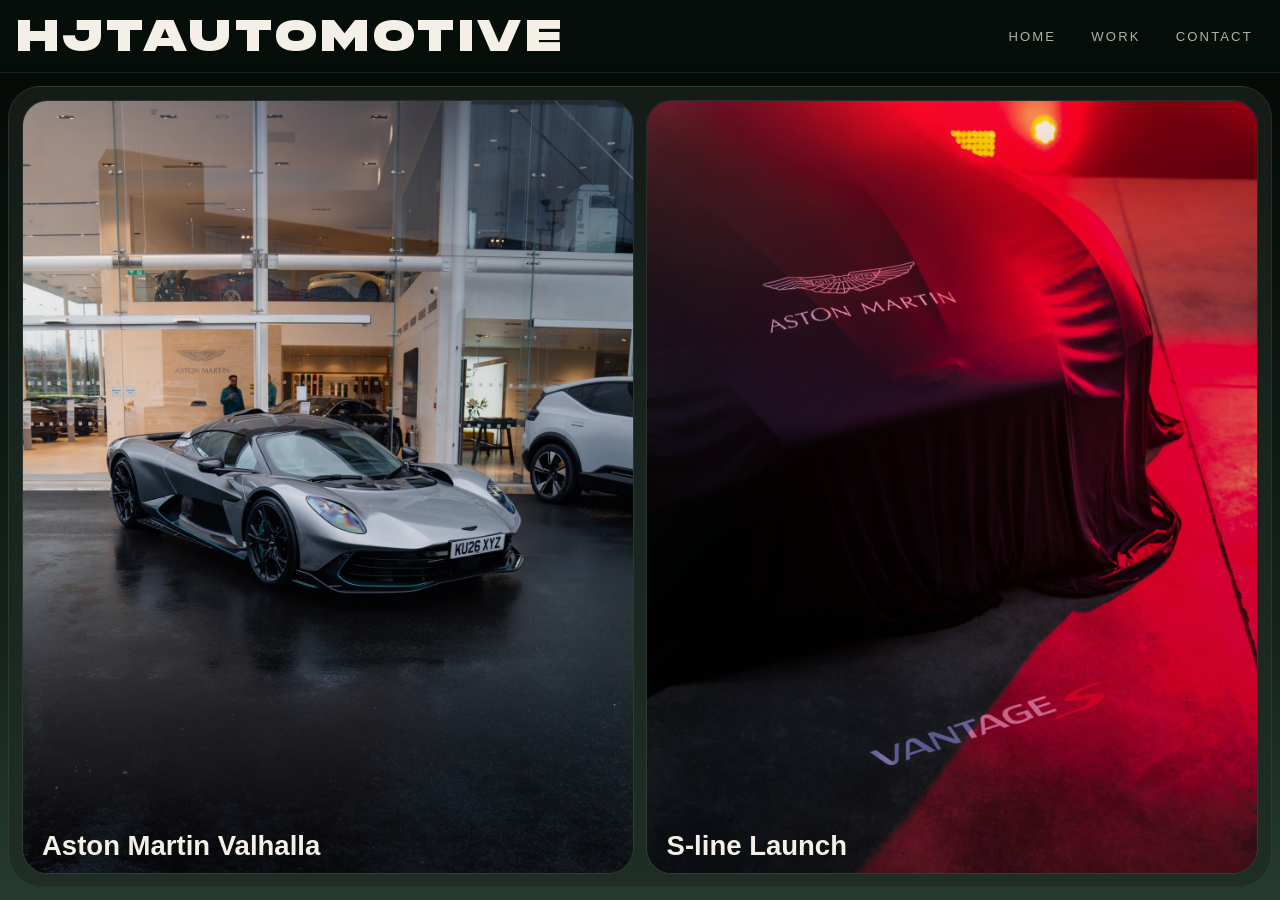
<file: aston-martin.html>
<!DOCTYPE html>
<html lang="en">
<head>
  <meta charset="UTF-8">
  <meta name="viewport" content="width=device-width, initial-scale=1.0">
  <meta name="google" content="notranslate">
  <title>HJTAUTOMOTIVE Aston Martin Newcastle</title>
  <link rel="stylesheet" href="./styles/main.css?v=20260423">
</head>
<body class="category-page aston-martin-page">
  <header class="site-header">
    <nav class="nav" aria-label="Primary navigation">
      <a class="brand notranslate" href="./index.html#home" translate="no">HJTAUTOMOTIVE</a>
      <button class="menu-toggle" type="button" aria-expanded="false" aria-controls="site-menu" aria-label="Open menu">
        <span></span>
        <span></span>
      </button>
      <div class="menu" id="site-menu">
        <a href="./index.html#home">Home</a>
        <a href="./work.html">Work</a>
        <a href="./index.html#contact">Contact</a>
      </div>
    </nav>
  </header>
  <main class="page-main">
    <section class="category-shell">
      <section class="project-showcase aston-martin-showcase" aria-label="Aston Martin Newcastle projects">
        <div class="project-grid">
          <a class="project-card aston-martin-card" href="./aston-martin-valhalla.html" aria-label="Open Aston Martin Valhalla gallery">
            <img src="./assets/optimized/Valhalla/Valhalla%20Photos/DSC06926.jpg" alt="Aston Martin Valhalla project image" loading="eager" decoding="async" fetchpriority="high">
            <div class="project-card-copy">
              <h2 class="project-card-title">Aston Martin Valhalla</h2>
            </div>
          </a>
          <a class="project-card aston-martin-card" href="./s-line-launch.html" aria-label="Open S-line Launch gallery">
            <img src="./assets/optimized/sline/DSC08948.jpg" alt="S-line Launch project image" loading="eager" decoding="async" fetchpriority="high">
            <div class="project-card-copy">
              <h2 class="project-card-title">S-line Launch</h2>
            </div>
          </a>
        </div>
      </section>
    </section>
  </main>
  <script src="./scripts/main.js?v=20260423"></script>
</body>
</html>
</file>
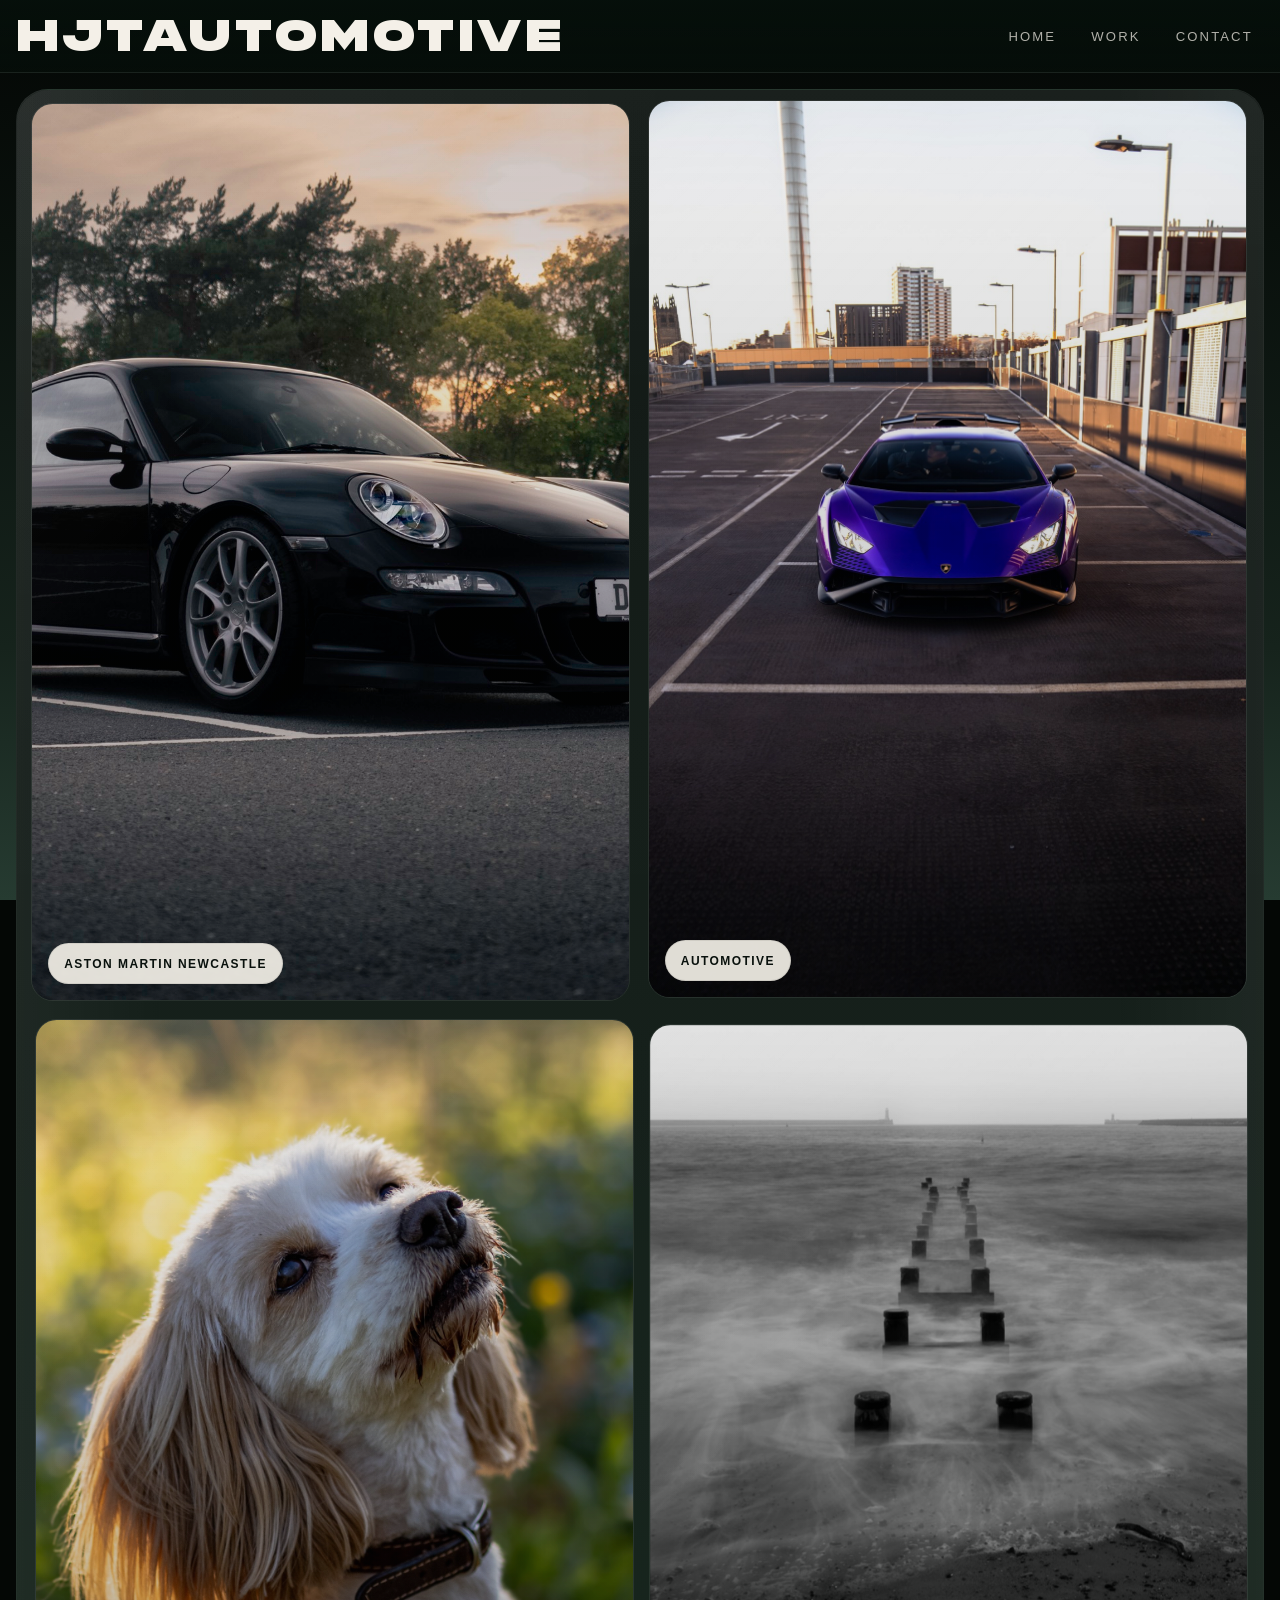
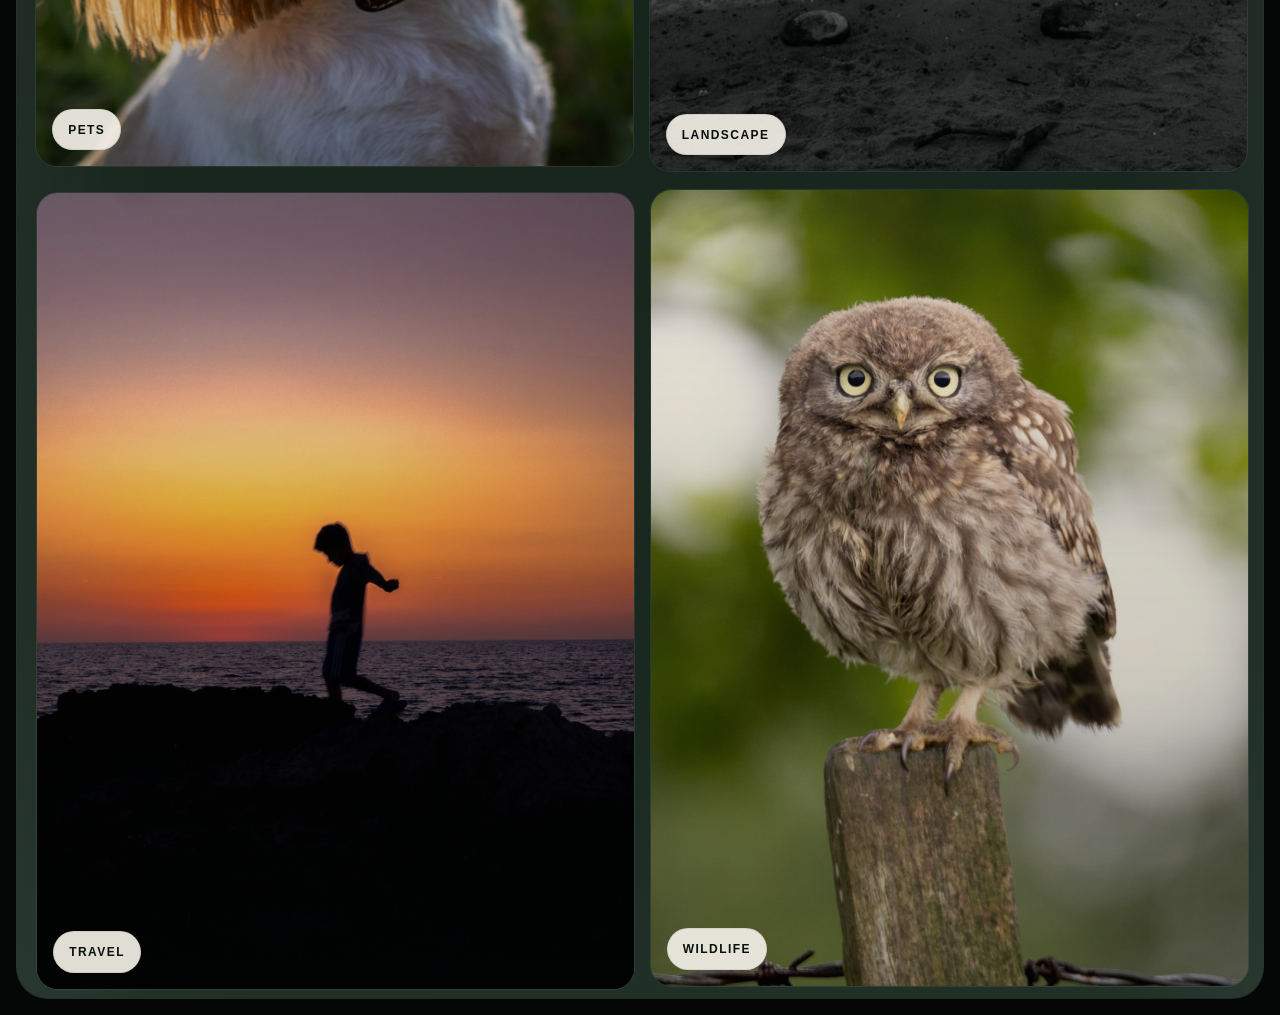
<file: work.html>
<!DOCTYPE html>
<html lang="en">
<head>
  <meta charset="UTF-8">
  <meta name="viewport" content="width=device-width, initial-scale=1.0">
  <meta name="google" content="notranslate">
  <title>HJTAUTOMOTIVE Work</title>
  <link rel="stylesheet" href="./styles/main.css?v=20260423">
</head>
<body class="work-page">
  <header class="site-header">
    <nav class="nav" aria-label="Primary navigation">
      <a class="brand notranslate" href="./index.html#home" translate="no">HJTAUTOMOTIVE</a>
      <button class="menu-toggle" type="button" aria-expanded="false" aria-controls="site-menu" aria-label="Open menu">
        <span></span>
        <span></span>
      </button>
      <div class="menu" id="site-menu">
        <a href="./index.html#home">Home</a>
        <a href="./work.html">Work</a>
        <a href="./index.html#contact">Contact</a>
      </div>
    </nav>
  </header>

  <main class="page-main">
    <section class="showcase-section" aria-label="Showcase">
      <div class="showcase-stage automotive-showcase" data-showcase-stage>
        <article
          class="showcase-tile showcase-tile-wide"
          data-tile-key="others"
          tabindex="0"
          role="link"
          data-href="./aston-martin.html"
          data-title="Aston Martin Newcastle"
          data-category="Category One"
          data-note="Commissioned automotive imagery and dealership-led visual work presented under Aston Martin Newcastle."
          data-popup-side="right"
        >
          <img src="./assets/optimized/Automotive/Porsche%20997.jpg" alt="Aston Martin Newcastle showcase" decoding="async" fetchpriority="high">
          <span class="showcase-tile-label">Aston Martin Newcastle</span>
        </article>

        <article
          class="showcase-tile showcase-tile-tall"
          data-tile-key="automotive"
          tabindex="0"
          role="link"
          data-href="./automotive.html"
          data-title="Automotive"
          data-category="Category Two"
          data-note="Cars, transport, and automotive-focused image work pulled from the Automotive collection."
          data-popup-side="right"
        >
          <img src="./assets/optimized/Automotive/DSC08637.jpg" alt="Automotive showcase" decoding="async" fetchpriority="high">
          <span class="showcase-tile-label">Automotive</span>
        </article>

        <article
          class="showcase-tile showcase-tile-center"
          data-tile-key="pets"
          tabindex="0"
          role="link"
          data-href="./pets.html"
          data-title="Pets"
          data-category="Category Three"
          data-note="Pet and dog photography drawn directly from the Dogs folder in your photo library."
          data-popup-side="left"
        >
          <img src="./assets/optimized/Dogs/Poppy%20At%20Sunset.jpg" alt="Dogs showcase" decoding="async" fetchpriority="high">
          <span class="showcase-tile-label">Pets</span>
        </article>

        <article
          class="showcase-tile showcase-tile-square"
          data-tile-key="landscape"
          tabindex="0"
          role="link"
          data-href="./landscape.html"
          data-title="Landscape"
          data-category="Category Four"
          data-note="Wider environmental scenes and atmospheric work selected from the Landscape folder."
          data-popup-side="left"
        >
          <img src="./assets/optimized/Landscape/South%20Shields%20Beach%20With%20Wooden%20Posts%20%202.jpg" alt="Landscape showcase" decoding="async" fetchpriority="high">
          <span class="showcase-tile-label">Landscape</span>
        </article>

        <article
          class="showcase-tile showcase-tile-low"
          data-tile-key="travel"
          tabindex="0"
          role="link"
          data-href="./travel.html"
          data-title="Travel"
          data-category="Category Five"
          data-note="Travel scenes and location-led imagery selected from the Travel folder."
          data-popup-side="left"
        >
          <img src="./assets/optimized/Travel/PA266356.jpg" alt="Travel showcase" decoding="async" fetchpriority="high">
          <span class="showcase-tile-label">Travel</span>
        </article>

        <article
          class="showcase-tile showcase-tile-left-low"
          data-tile-key="wildlife"
          tabindex="0"
          role="link"
          data-href="./wildlife.html"
          data-title="Wildlife"
          data-category="Category Six"
          data-note="Nature and wildlife imagery drawn from the Wildlife folder in your image library."
          data-popup-side="right"
        >
          <img src="./assets/optimized/Wildlife/P7141241-Enhanced-NR.jpg" alt="Wildlife showcase" decoding="async" fetchpriority="high">
          <span class="showcase-tile-label">Wildlife</span>
        </article>

        <div class="showcase-popup" data-showcase-popup aria-hidden="true">
          <p class="showcase-popup-kicker" data-popup-category></p>
          <h2 data-popup-title></h2>
          <p class="showcase-popup-note" data-popup-note></p>
        </div>
      </div>
    </section>
  </main>

  <script src="./scripts/main.js?v=20260423"></script>
</body>
</html>
</file>
<file: styles/main.css>
@font-face {
  font-family: "Phonk";
  src: url("../fonts/Phonk Regular DEMO.otf") format("opentype");
  font-display: swap;
}

:root {
  --bg: #06100b;
  --fade: #263b31;
  --surface: rgba(255, 255, 255, 0.04);
  --surface-strong: rgba(255, 255, 255, 0.06);
  --line: rgba(255, 255, 255, 0.14);
  --text: #f4f0e8;
  --muted: rgba(244, 240, 232, 0.72);
  --header-height: 0px;
  --hero-progress: 0;
  --hero-image-opacity: calc(1 - (var(--hero-progress) * 0.85));
  --hero-overlay-opacity: calc(0.28 + (var(--hero-progress) * 0.68));
  --hero-content-shift: calc(var(--hero-progress) * 48px);
  --testimonial-progress: 0;
}

* {
  box-sizing: border-box;
}

html {
  scroll-behavior: smooth;
  background: #040705;
  overscroll-behavior-y: none;
}

body {
  margin: 0;
  min-height: 100vh;
  font-family: "Helvetica Neue", Helvetica, Arial, sans-serif;
  color: var(--text);
  background: #040705;
  overflow-x: hidden;
  overscroll-behavior-y: none;
}

.work-page {
  --work-gutter: 1rem;
  min-height: 100svh;
}

main {
  position: relative;
  isolation: isolate;
}

main::before {
  content: "";
  position: fixed;
  inset: 0;
  z-index: -2;
  background:
    linear-gradient(180deg, #040705 0%, #09100c 26%, #0f1914 48%, #16231c 72%, var(--fade) 100%);
  pointer-events: none;
}

a {
  color: inherit;
  text-decoration: none;
}

button,
[role="button"],
input,
textarea,
select {
}

.site-header {
  position: sticky;
  top: 0;
  z-index: 30;
  background: linear-gradient(180deg, rgba(6, 16, 11, 0.94), rgba(6, 16, 11, 0.58));
  border-bottom: 1px solid rgba(255, 255, 255, 0.08);
}

.nav {
  width: min(1680px, calc(100% - 2rem));
  margin: 0 auto;
  padding: 1rem 0;
  display: flex;
  align-items: center;
  justify-content: space-between;
  gap: 2rem;
}

.brand {
  font-family: "Phonk", Impact, Haettenschweiler, "Arial Black", sans-serif;
  font-size: clamp(1.8rem, 3.5vw, 3.45rem);
  line-height: 0.9;
  letter-spacing: 0.08em;
  text-transform: uppercase;
  white-space: nowrap;
}

.menu {
  display: flex;
  align-items: center;
  justify-content: flex-end;
  flex-wrap: wrap;
  gap: 1.2rem;
}

.menu-toggle {
  display: none;
  align-items: center;
  justify-content: center;
  width: 3rem;
  height: 3rem;
  padding: 0;
  border: 1px solid rgba(255, 255, 255, 0.1);
  border-radius: 999px;
  background: rgba(255, 255, 255, 0.04);
  color: var(--text);
  transition: background 160ms ease, border-color 160ms ease, transform 160ms ease;
}

.menu-toggle span {
  position: absolute;
  width: 1rem;
  height: 1.5px;
  border-radius: 999px;
  background: currentColor;
  transition: transform 180ms ease, opacity 180ms ease;
}

.menu-toggle span:first-child {
  transform: translateY(-4px);
}

.menu-toggle span:last-child {
  transform: translateY(4px);
}

.menu-toggle:hover {
  background: rgba(255, 255, 255, 0.08);
  border-color: rgba(255, 255, 255, 0.16);
}

body.is-menu-open .menu-toggle span:first-child {
  transform: translateY(0) rotate(45deg);
}

body.is-menu-open .menu-toggle span:last-child {
  transform: translateY(0) rotate(-45deg);
}

.menu a {
  display: inline-flex;
  align-items: center;
  justify-content: center;
  min-height: 2.35rem;
  padding: 0.45rem 0.8rem;
  border-radius: 999px;
  font-size: 0.82rem;
  letter-spacing: 0.2em;
  text-transform: uppercase;
  color: var(--muted);
  transition:
    color 160ms ease,
    background 160ms ease,
    transform 160ms ease,
    box-shadow 160ms ease;
}

.menu a:hover {
  color: var(--text);
  background: rgba(255, 255, 255, 0.08);
  transform: translateY(-1px);
  box-shadow: inset 0 0 0 1px rgba(255, 255, 255, 0.08);
}

.hero {
  position: relative;
  min-height: calc(190vh - var(--header-height));
  background: #040705;
}

.hero-stage {
  position: sticky;
  top: var(--header-height);
  min-height: calc(100vh - var(--header-height));
  display: grid;
  place-items: center;
  padding: 2rem 1rem;
  overflow: clip;
  background: #040705;
}

.hero-media,
.hero-media::before,
.hero-media::after {
  position: absolute;
  inset: 0;
}

.hero-media {
  z-index: 0;
  background: linear-gradient(180deg, #08110d 0%, #101a14 46%, #16231c 100%);
}

.hero-media img {
  width: 100%;
  height: 100%;
  object-fit: cover;
  object-position: center center;
  opacity: var(--hero-image-opacity);
  filter: saturate(0.9) brightness(0.84);
  transition: opacity 120ms linear;
}

.hero-media::before {
  content: "";
  background:
    linear-gradient(180deg, rgba(4, 7, 5, 0.2) 0%, rgba(4, 7, 5, 0.1) 24%, rgba(10, 18, 14, 0.38) 58%, rgba(18, 29, 22, 0.94) 100%),
    linear-gradient(90deg, rgba(4, 7, 5, 0.74) 0%, rgba(4, 7, 5, 0.18) 46%, rgba(18, 29, 22, 0.36) 100%);
  opacity: var(--hero-overlay-opacity);
  z-index: 1;
  transition: opacity 120ms linear;
}

.hero-media::after {
  content: "";
  background:
    radial-gradient(circle at center, rgba(255, 255, 255, 0.05), transparent 42%),
    linear-gradient(180deg, rgba(22, 35, 28, 0) 55%, rgba(22, 35, 28, 0.98) 100%);
  opacity: calc(var(--hero-progress) * 0.9);
  z-index: 2;
  transition: opacity 120ms linear;
}

.hero-content {
  position: relative;
  z-index: 3;
  width: min(840px, 100%);
  min-height: calc(100vh - var(--header-height) - 6rem);
  margin: 0 auto;
  transition: opacity 120ms linear;
}

.hero-title-wrap {
  position: absolute;
  top: calc(50% + (var(--hero-content-shift) * 0.45));
  left: 50%;
  width: min(920px, calc(100% - 2rem));
  transform: translate(-50%, -50%);
  display: flex;
  justify-content: center;
  text-align: center;
  pointer-events: none;
}

.hero-meta {
  position: absolute;
  top: calc(50% + clamp(5.25rem, 10vw, 7.5rem) + var(--hero-content-shift));
  left: 50%;
  width: min(640px, calc(100% - 2rem));
  transform: translateX(-50%);
  display: flex;
  flex-direction: column;
  align-items: center;
  text-align: center;
  gap: 1.25rem;
}

.eyebrow,
.section-label,
.work-kicker {
  margin: 0;
  font-size: 0.82rem;
  letter-spacing: 0.24em;
  text-transform: uppercase;
  color: rgba(244, 240, 232, 0.76);
}

.hero h1 {
  margin: 0;
  font-family: "Phonk", Impact, Haettenschweiler, "Arial Black", sans-serif;
  font-size: clamp(3.4rem, 8vw, 6.8rem);
  line-height: 0.92;
  letter-spacing: 0.06em;
  text-transform: uppercase;
  font-weight: 400;
}

.hero-description,
.section-intro,
.work-card p,
.contact-panel p,
.testimonial-pill span {
  color: var(--muted);
  line-height: 1.8;
}

.hero-description {
  max-width: 34rem;
  margin: 0;
  font-size: clamp(1rem, 1.6vw, 1.15rem);
}

.hero-actions,
.contact-actions {
  display: flex;
  flex-wrap: wrap;
  justify-content: center;
  gap: 1rem;
  margin-top: 0.5rem;
}

.button,
.ghost-button {
  display: inline-flex;
  align-items: center;
  justify-content: center;
  min-width: 11rem;
  padding: 0.92rem 1.4rem;
  border-radius: 999px;
  border: 1px solid var(--line);
  font-size: 0.82rem;
  font-weight: 700;
  letter-spacing: 0.18em;
  text-transform: uppercase;
  transition:
    background 160ms ease,
    border-color 160ms ease,
    color 160ms ease,
    transform 160ms ease,
    box-shadow 160ms ease;
}

.button {
  background: rgba(244, 240, 232, 0.92);
  color: #09110d;
  border-color: rgba(244, 240, 232, 0.92);
}

.ghost-button {
  background: rgba(255, 255, 255, 0.03);
  color: var(--text);
}

.button:hover {
  transform: translateY(-2px);
  background: #ffffff;
  border-color: #ffffff;
  color: #09110d;
  box-shadow: 0 10px 28px rgba(255, 255, 255, 0.14);
}

.ghost-button:hover {
  transform: translateY(-2px);
  background: rgba(244, 240, 232, 0.94);
  border-color: rgba(244, 240, 232, 0.94);
  color: #09110d;
  box-shadow: 0 10px 28px rgba(255, 255, 255, 0.1);
}

.scroll-cue {
  position: absolute;
  left: 50%;
  bottom: 1.5rem;
  z-index: 3;
  transform: translateX(-50%);
  font-size: 0.72rem;
  letter-spacing: 0.28em;
  text-transform: uppercase;
  color: rgba(244, 240, 232, 0.5);
  opacity: calc(1 - (var(--hero-progress) * 1.4));
}

.testimonials,
.work,
.memorial,
.contact,
.page-main {
  position: relative;
  z-index: 2;
  width: min(1560px, calc(100% - 2rem));
  margin: 0 auto;
}

.testimonials,
.contact,
.project-showcase,
.category-shell {
  content-visibility: auto;
  contain-intrinsic-size: 900px;
}

.testimonials {
  padding: 4rem 0 3rem;
  opacity: calc(0.35 + (var(--testimonial-progress) * 0.65));
  transform: translateY(calc(36px - (var(--testimonial-progress) * 36px)));
  transition: opacity 180ms linear, transform 180ms linear;
}

.memorial {
  padding: 1.25rem 0 2rem;
}

.memorial-layout {
  display: grid;
  grid-template-columns: minmax(0, 760px) minmax(0, 1fr);
  gap: 0;
  align-items: stretch;
}

.memorial-panel {
  border-radius: 1.6rem 0 0 1.6rem;
  overflow: hidden;
}

.memorial-panel img {
  width: 100%;
  height: 100%;
  display: block;
  object-fit: cover;
}

.memorial-copy {
  display: flex;
  align-items: center;
  justify-content: center;
  text-align: center;
  padding: 1.5rem 2.25rem;
  border-radius: 0 1.6rem 1.6rem 0;
  border: 1px solid rgba(255, 255, 255, 0.08);
  background: rgba(255, 255, 255, 0.02);
}

.memorial-copy h2 {
  margin: 0;
  font-size: clamp(2.4rem, 5vw, 4.8rem);
  line-height: 0.92;
  font-weight: 800;
}

.contact {
  padding: 2rem 0 6rem;
}

.page-main {
  padding: 0.5rem 0 0.75rem;
}

.work-page .page-main {
  width: 100%;
  padding: var(--work-gutter) 0;
}

.work-page .showcase-section {
  left: auto;
  width: calc(100% - (var(--work-gutter) * 2));
  margin: 0 auto;
  transform: none;
}

.showcase-section {
  position: relative;
  left: 50%;
  width: min(1880px, calc(100vw - 0.2rem));
  margin: 0;
  transform: translateX(-50%);
}

.section-heading {
  display: flex;
  flex-direction: column;
  gap: 0.6rem;
  align-items: center;
  text-align: center;
  margin-bottom: 2rem;
}

.section-heading-left {
  align-items: flex-start;
  text-align: left;
}

.section-heading h2 {
  margin: 0;
  font-size: clamp(2rem, 4vw, 3rem);
  line-height: 1;
  font-weight: 600;
}

.section-intro {
  max-width: 38rem;
  margin: 0;
  font-size: 1rem;
}

.marquee-row {
  position: relative;
  overflow-x: auto;
  overflow-y: hidden;
  mask-image: linear-gradient(90deg, transparent, black 8%, black 92%, transparent);
  margin-top: 2rem;
  cursor: grab;
  touch-action: none;
  scrollbar-width: none;
  -ms-overflow-style: none;
  -webkit-user-select: none;
  user-select: none;
}

.marquee-row.is-dragging {
  cursor: grabbing;
}

.marquee-row::-webkit-scrollbar {
  display: none;
  width: 0;
  height: 0;
}

.marquee-track {
  display: flex;
  align-items: center;
  gap: 1rem;
  width: max-content;
  animation: none;
}

.testimonial-pill {
  flex: 0 0 auto;
  min-width: 30rem;
  max-width: 30rem;
  padding: 1.45rem 1.5rem;
  border-radius: 1.8rem;
  border: 1px solid rgba(255, 255, 255, 0.12);
  background: linear-gradient(180deg, rgba(255, 255, 255, 0.06), rgba(255, 255, 255, 0.04));
  text-align: center;
  -webkit-user-select: none;
  user-select: none;
}

.testimonial-pill span {
  display: block;
  max-width: 24rem;
  margin: 0 auto;
  font-size: 1.05rem;
}

.testimonial-pill strong {
  display: block;
  margin-top: 0.55rem;
  font-size: 0.76rem;
  letter-spacing: 0.18em;
  text-transform: uppercase;
  color: rgba(244, 240, 232, 0.9);
}


.work-grid {
  display: grid;
  grid-template-columns: repeat(3, minmax(0, 1fr));
  gap: 1rem;
}

.page-hero {
  padding: 0 0 2.5rem;
}

.page-title {
  margin: 0;
  font-family: "Phonk", Impact, Haettenschweiler, "Arial Black", sans-serif;
  font-size: clamp(3rem, 8vw, 5.8rem);
  line-height: 0.92;
  letter-spacing: 0.06em;
  text-transform: uppercase;
  font-weight: 400;
}

.automotive-showcase {
  position: relative;
  min-height: calc(100svh - var(--header-height) - (var(--work-gutter) * 2));
  height: calc(100dvh - var(--header-height) - (var(--work-gutter) * 2));
  display: grid;
  grid-template-columns: repeat(3, minmax(0, 1fr));
  grid-template-rows: repeat(2, minmax(0, 1fr));
  gap: 0.95rem;
  padding: 1rem;
  overflow: visible;
  border-radius: 2rem;
  border: 1px solid rgba(255, 255, 255, 0.06);
  background:
    radial-gradient(circle at top left, rgba(255, 255, 255, 0.04), transparent 24%),
    linear-gradient(180deg, rgba(255, 255, 255, 0.03), rgba(255, 255, 255, 0)),
    linear-gradient(180deg, #0b120e 0%, #132019 54%, #1a2a21 100%);
  box-shadow: none;
}

.automotive-showcase::before {
  content: "";
  position: absolute;
  inset: 0;
  border-radius: inherit;
  background:
    linear-gradient(90deg, rgba(255, 255, 255, 0.04), transparent 12%, transparent 88%, rgba(255, 255, 255, 0.04)),
    linear-gradient(180deg, rgba(255, 255, 255, 0.03), transparent 14%, transparent 86%, rgba(255, 255, 255, 0.03));
  pointer-events: none;
}

.showcase-tile {
  --tile-tilt: 0deg;
  --tile-shift-x: 0px;
  --tile-shift-y: 0px;
  --tile-hover-y: 0px;
  --tile-scale: 1;
  position: relative;
  display: block;
  min-height: 0;
  overflow: hidden;
  isolation: isolate;
  border: 1px solid rgba(255, 255, 255, 0.08);
  border-radius: 1.35rem;
  transform-origin: center center;
  transform: translate(var(--tile-shift-x), calc(var(--tile-shift-y) + var(--tile-hover-y))) rotate(var(--tile-tilt)) scale(var(--tile-scale));
  will-change: auto;
  transition:
    transform 220ms ease,
    opacity 220ms ease,
    filter 220ms ease;
}

.showcase-tile img {
  width: 100%;
  height: 100%;
  display: block;
  object-fit: cover;
  transform: translateZ(0);
  transition:
    transform 220ms ease,
    filter 220ms ease,
    opacity 220ms ease;
}

.showcase-tile::after {
  content: "";
  position: absolute;
  inset: 0;
  background:
    linear-gradient(180deg, rgba(6, 9, 8, 0.06), rgba(6, 9, 8, 0.28)),
    linear-gradient(135deg, rgba(255, 255, 255, 0.08), transparent 38%);
  pointer-events: none;
}

.showcase-tile-label {
  position: absolute;
  left: 1rem;
  bottom: 1rem;
  z-index: 2;
  display: inline-flex;
  align-items: center;
  min-height: 2.6rem;
  padding: 0 0.95rem;
  border-radius: 999px;
  background: rgba(244, 240, 232, 0.92);
  border: 1px solid rgba(0, 0, 0, 0.08);
  color: #09110d;
  font-size: 0.75rem;
  font-weight: 700;
  letter-spacing: 0.12em;
  text-transform: uppercase;
  white-space: nowrap;
  max-width: calc(100% - 2rem);
}

.showcase-tile-wide {
  grid-column: 1;
  grid-row: 1;
  width: 101%;
  height: 101%;
  justify-self: start;
  align-self: start;
  --tile-tilt: -1.2deg;
  --tile-shift-x: -2px;
  --tile-shift-y: -3px;
}

.showcase-tile-wide img {
  object-position: center center;
}

.showcase-tile-tall {
  grid-column: 2;
  grid-row: 1;
  width: 100%;
  height: 100%;
  justify-self: center;
  align-self: start;
  --tile-tilt: 1deg;
  --tile-shift-x: 0px;
  --tile-shift-y: -6px;
}

.showcase-tile-tall img {
  object-position: center center;
}

.showcase-tile-center {
  grid-column: 3;
  grid-row: 1;
  width: 101%;
  height: 101%;
  justify-self: end;
  align-self: center;
  --tile-tilt: 1.35deg;
  --tile-shift-x: 2px;
  --tile-shift-y: -1px;
  z-index: auto;
}

.showcase-tile-center img {
  object-position: center center;
}

.showcase-tile-square {
  grid-column: 1;
  grid-row: 2;
  width: 100%;
  height: 100%;
  justify-self: start;
  align-self: end;
  --tile-tilt: 1.15deg;
  --tile-shift-x: 1px;
  --tile-shift-y: 4px;
}

.showcase-tile-square img {
  object-position: center center;
}

.showcase-tile-low {
  grid-column: 2;
  grid-row: 2;
  width: 102%;
  height: 101%;
  justify-self: center;
  align-self: end;
  --tile-tilt: -1.1deg;
  --tile-shift-x: 3px;
  --tile-shift-y: 8px;
}

.showcase-tile-low img {
  object-position: center center;
}

.showcase-tile-left-low {
  grid-column: 3;
  grid-row: 2;
  width: 100%;
  height: 100%;
  justify-self: end;
  align-self: end;
  --tile-tilt: 0.95deg;
  --tile-shift-x: 2px;
  --tile-shift-y: 5px;
}

.showcase-tile-left-low img {
  object-position: center center;
}

.showcase-popup {
  position: absolute;
  top: 0;
  left: 0;
  z-index: 10;
  width: min(15rem, calc(100% - 1.8rem));
  max-width: min(15rem, calc(100% - 1.8rem));
  padding: 0.95rem 1rem;
  border-radius: 1.2rem;
  border: 1px solid rgba(255, 255, 255, 0.08);
  background: rgba(11, 18, 14, 0.92);
  opacity: 0;
  pointer-events: none;
  transform: translateY(8px);
  transition: opacity 200ms ease, transform 200ms ease;
}

.showcase-popup.is-visible {
  opacity: 1;
  transform: translateY(0);
}

.showcase-popup-kicker {
  margin: 0 0 0.45rem;
  font-size: 0.74rem;
  letter-spacing: 0.18em;
  text-transform: uppercase;
  color: rgba(240, 125, 77, 0.92);
}

.showcase-popup h2 {
  margin: 0;
  font-size: 1.4rem;
  line-height: 1;
}

.showcase-popup-note {
  margin: 0.75rem 0 0;
  color: var(--muted);
  line-height: 1.55;
  font-size: 0.9rem;
  display: -webkit-box;
  -webkit-line-clamp: 3;
  -webkit-box-orient: vertical;
  overflow: hidden;
}

body.is-desktop-interactive .automotive-showcase.is-hovering-tile .showcase-tile:not(.is-active-tile) {
  opacity: 0.72;
}

body.is-desktop-interactive .showcase-tile:hover,
body.is-desktop-interactive .showcase-tile:focus-visible,
body.is-desktop-interactive .showcase-tile.is-active-tile {
  z-index: 6;
  --tile-hover-y: -1px;
  --tile-scale: 1.002;
}

body.is-desktop-interactive .showcase-tile:hover img,
body.is-desktop-interactive .showcase-tile:focus-visible img,
body.is-desktop-interactive .showcase-tile.is-active-tile img {
  transform: none;
}

.work-page-grid {
  display: grid;
  grid-template-columns: repeat(3, minmax(0, 1fr));
  gap: 1rem;
}

.work-card,
.contact-panel {
  border-radius: 1.4rem;
  border: 1px solid var(--line);
  background: linear-gradient(180deg, var(--surface), var(--surface-strong));
}

.work-card {
  padding: 1.5rem;
}

.work-card-large {
  grid-column: span 2;
  min-height: 18rem;
}

.work-card h3 {
  margin: 0.65rem 0 0.75rem;
  font-size: 1.4rem;
}

.work-card p {
  margin: 0;
  font-size: 0.98rem;
}

.contact-panel {
  display: flex;
  align-items: center;
  justify-content: space-between;
  gap: 2rem;
  padding: 1.7rem;
}

.contact-panel p {
  max-width: 38rem;
  margin: 0;
  font-size: 1rem;
}

.page-contact-cta {
  width: 100%;
  margin-top: 2rem;
}

.category-page {
  --category-gutter: 1rem;
  min-height: 100svh;
}

.category-page .page-main {
  width: calc(100% - (var(--category-gutter) * 2));
  padding: var(--category-gutter) 0 2rem;
}

.category-shell {
  display: grid;
  gap: 1rem;
}

.category-hero-card,
.project-showcase,
.category-feature-card {
  position: relative;
  border-radius: 2rem;
  border: 1px solid rgba(255, 255, 255, 0.08);
  background:
    linear-gradient(180deg, rgba(255, 255, 255, 0.04), rgba(255, 255, 255, 0.02)),
    linear-gradient(180deg, #0b120e 0%, #132019 54%, #1a2a21 100%);
}

.category-hero-card {
  display: grid;
  grid-template-columns: minmax(0, 0.95fr) minmax(0, 1.2fr);
  gap: 1rem;
  padding: 1rem;
  overflow: hidden;
}

.category-copy {
  display: flex;
  flex-direction: column;
  justify-content: center;
  gap: 1rem;
  padding: 0.6rem;
}

.category-kicker {
  margin: 0;
  font-size: 0.74rem;
  letter-spacing: 0.22em;
  text-transform: uppercase;
  color: rgba(240, 125, 77, 0.92);
}

.category-title {
  margin: 0;
  font-family: "Phonk", Impact, Haettenschweiler, "Arial Black", sans-serif;
  font-size: clamp(2.8rem, 6vw, 5.6rem);
  line-height: 0.9;
  letter-spacing: 0.06em;
  text-transform: uppercase;
  font-weight: 400;
}

.category-description {
  margin: 0;
  max-width: 36rem;
  color: var(--muted);
  line-height: 1.7;
  font-size: 1rem;
}

.category-hero-media {
  position: relative;
  min-height: clamp(22rem, 52vw, 40rem);
  border-radius: 1.5rem;
  overflow: hidden;
}

.category-hero-media::after,
.project-card::after,
.category-feature-image::after {
  content: "";
  position: absolute;
  inset: 0;
  background:
    linear-gradient(180deg, rgba(6, 9, 8, 0.04), rgba(6, 9, 8, 0.3)),
    linear-gradient(135deg, rgba(255, 255, 255, 0.08), transparent 38%);
  opacity: 0.85;
  pointer-events: none;
  transition: opacity 220ms ease;
}

.category-hero-media img,
.project-card img,
.category-feature-image img {
  width: 100%;
  height: 100%;
  display: block;
  object-fit: cover;
}

.category-actions {
  display: flex;
  flex-wrap: wrap;
  gap: 0.75rem;
}

.project-showcase {
  padding: 1rem;
}

.project-showcase-header {
  display: flex;
  align-items: flex-end;
  justify-content: space-between;
  gap: 1rem;
  margin-bottom: 1rem;
  padding: 0 0.2rem;
}

.project-showcase-title {
  margin: 0;
  font-size: clamp(1.5rem, 3vw, 2.25rem);
  line-height: 1;
}

.project-grid {
  display: grid;
  grid-template-columns: repeat(2, minmax(0, 1fr));
  gap: 1rem;
}

.project-card {
  position: relative;
  min-height: 28rem;
  border-radius: 1.6rem;
  overflow: hidden;
  border: 1px solid rgba(255, 255, 255, 0.08);
  cursor: pointer;
  transform: translateY(0);
  transition: transform 220ms ease, border-color 220ms ease, box-shadow 220ms ease;
}

.project-card-copy {
  position: absolute;
  left: 1rem;
  right: 1rem;
  bottom: 1rem;
  z-index: 2;
  display: grid;
  gap: 0.45rem;
}

.project-card-kicker {
  display: inline-flex;
  width: fit-content;
  min-height: 2.25rem;
  align-items: center;
  padding: 0 0.85rem;
  border-radius: 999px;
  background: rgba(244, 240, 232, 0.92);
  color: #09110d;
  font-size: 0.72rem;
  letter-spacing: 0.12em;
  text-transform: uppercase;
  font-weight: 700;
}

.project-card-title {
  margin: 0;
  font-size: clamp(1.5rem, 2.8vw, 2.4rem);
  line-height: 1;
}

.project-card-note {
  margin: 0;
  max-width: 20rem;
  color: rgba(244, 240, 232, 0.86);
  line-height: 1.6;
}

body.is-desktop-interactive .project-card:hover,
body.is-desktop-interactive .project-card:focus-visible {
  transform: translateY(-4px);
  border-color: rgba(255, 255, 255, 0.24);
  box-shadow: 0 12px 24px rgba(0, 0, 0, 0.32);
}

body.is-desktop-interactive .project-card:hover::after,
body.is-desktop-interactive .project-card:focus-visible::after {
  opacity: 0.62;
}

body.is-desktop-interactive .project-card:hover img,
body.is-desktop-interactive .project-card:focus-visible img {
  transform: scale(1.02);
}

.client-showcase {
  min-height: calc(100svh - var(--header-height) - (var(--category-gutter) * 2));
}

.client-showcase-simple {
  padding: 1rem;
}

.client-showcase-header {
  align-items: flex-start;
  margin-bottom: 0.75rem;
}

.client-project-stack {
  display: grid;
  grid-template-rows: repeat(2, minmax(0, 1fr));
  gap: 1rem;
  height: calc(100% - 3.5rem);
}

.client-project-card {
  min-height: 0;
}

.client-project-link {
  display: block;
}

.client-project-card img {
  width: 100%;
  height: 100%;
  object-fit: cover;
}

.aston-martin-page {
  --aston-shell-pad: clamp(0.5rem, 1vw, 0.85rem);
  --aston-card-gap: clamp(0.65rem, 1vw, 1rem);
  height: 100dvh;
  overflow: hidden;
}

.aston-martin-page .page-main {
  height: calc(100dvh - var(--header-height));
  min-height: 0;
  width: calc(100% - 1rem);
  max-width: 1920px;
  padding: var(--aston-shell-pad) 0;
  display: flex;
}

.aston-martin-page .category-shell {
  flex: 1 1 auto;
  width: 100%;
  min-height: 0;
}

.aston-martin-showcase {
  flex: 1 1 auto;
  min-height: 0;
  display: flex;
  padding: var(--aston-shell-pad);
}

.aston-martin-showcase .project-grid {
  flex: 1 1 auto;
  min-height: 0;
  height: 100%;
  grid-template-columns: repeat(2, minmax(0, 1fr));
  gap: var(--aston-card-gap);
  align-items: stretch;
}

.aston-martin-card {
  min-height: 0;
  height: 100%;
  aspect-ratio: auto;
}

.aston-martin-card img {
  height: 100%;
  object-fit: cover;
}

.aston-martin-card .project-card-copy {
  left: clamp(0.95rem, 1.5vw, 1.25rem);
  right: clamp(0.95rem, 1.5vw, 1.25rem);
  bottom: clamp(0.85rem, 1.5vh, 1.15rem);
}

.aston-martin-card .project-card-title {
  font-size: clamp(1.35rem, 2.15vw, 2.2rem);
  line-height: 0.96;
}

.category-gallery {
  position: relative;
  padding: 0.9rem;
  overflow: hidden;
  background:
    radial-gradient(circle at top left, rgba(83, 110, 95, 0.22), transparent 34%),
    radial-gradient(circle at bottom right, rgba(38, 59, 49, 0.4), transparent 42%),
    linear-gradient(180deg, rgba(10, 17, 13, 0.92) 0%, rgba(19, 32, 25, 0.94) 54%, rgba(26, 42, 33, 0.98) 100%);
}

.category-gallery::before {
  content: "";
  position: absolute;
  inset: 0;
  background:
    linear-gradient(135deg, rgba(255, 255, 255, 0.045), transparent 26%, transparent 72%, rgba(255, 255, 255, 0.03)),
    radial-gradient(circle at center, rgba(255, 255, 255, 0.03), transparent 60%);
  pointer-events: none;
}

.category-gallery-header {
  position: relative;
  z-index: 1;
  display: flex;
  align-items: flex-end;
  justify-content: space-between;
  gap: 1rem;
  margin-bottom: 1rem;
  padding: 0 0.2rem;
}

.project-video {
  position: relative;
  z-index: 1;
  width: min(100%, 26rem);
  margin-bottom: 1rem;
  border-radius: 1.35rem;
  overflow: hidden;
  border: 1px solid rgba(255, 255, 255, 0.08);
  background: rgba(255, 255, 255, 0.03);
}

.project-video video {
  display: block;
  width: 100%;
  height: auto;
  max-height: none;
  object-fit: contain;
}

.gallery-grid {
  --gallery-columns: 4;
  z-index: 1;
  position: relative;
  display: grid;
  grid-template-columns: repeat(var(--gallery-columns), minmax(0, 1fr));
  align-items: start;
  gap: 1rem;
  min-height: 0;
}

.gallery-grid.is-masonry {
  display: block;
}

.gallery-card {
  --gallery-x: 0px;
  --gallery-y: 0px;
  --gallery-hover-y: 0px;
  margin: 0;
  border-radius: 1.35rem;
  overflow: hidden;
  border: 1px solid rgba(255, 255, 255, 0.08);
  background: rgba(255, 255, 255, 0.03);
  contain: layout paint;
  transition: border-color 160ms ease;
}

.gallery-card img {
  width: 100%;
  height: auto;
  display: block;
  object-fit: contain;
  transition: transform 260ms ease;
}

.gallery-card video {
  width: 100%;
  height: auto;
  display: block;
  object-fit: contain;
}

.gallery-card-video {
  aspect-ratio: var(--video-aspect, 4 / 5);
}

.gallery-card-video video {
  width: 100%;
  height: 100%;
  object-fit: cover;
}

.gallery-grid.is-masonry .gallery-card {
  position: absolute;
  top: 0;
  left: 0;
  width: var(--gallery-item-width, 100%);
  transform: translate(var(--gallery-x), calc(var(--gallery-y) + var(--gallery-hover-y)));
}

body.is-desktop-interactive .gallery-card:hover,
body.is-desktop-interactive .gallery-card:focus-visible {
  --gallery-hover-y: 0px;
  border-color: rgba(255, 255, 255, 0.16);
}

body.is-desktop-interactive .gallery-card:hover img,
body.is-desktop-interactive .gallery-card:focus-visible img {
  transform: none;
}


.lightbox-open {
  overflow: hidden;
}

.lightbox {
  position: fixed;
  inset: 0;
  z-index: 10020;
  display: grid;
  grid-template-columns: auto minmax(0, 1fr) auto;
  align-items: center;
  gap: 1rem;
  padding: 2rem;
  background: rgba(4, 7, 5, 0.9);
  opacity: 0;
  pointer-events: none;
  transition: opacity 220ms ease;
}

.lightbox.is-open {
  opacity: 1;
  pointer-events: auto;
}

.lightbox-stage {
  display: grid;
  justify-items: center;
  gap: 0.9rem;
}

.lightbox-image {
  max-width: min(92vw, 1680px);
  max-height: calc(100vh - 8rem);
  width: auto;
  height: auto;
  border-radius: 1.4rem;
  transition: opacity 180ms ease;
}

.lightbox.is-open .lightbox-image {
  opacity: 1;
}

.lightbox-counter {
  margin: 0;
  font-size: 0.78rem;
  letter-spacing: 0.18em;
  text-transform: uppercase;
  color: rgba(244, 240, 232, 0.74);
}

.lightbox-button {
  display: inline-flex;
  align-items: center;
  justify-content: center;
  width: 3.2rem;
  height: 3.2rem;
  border: 1px solid rgba(255, 255, 255, 0.12);
  border-radius: 999px;
  background: rgba(11, 18, 14, 0.8);
  color: var(--text);
  font-size: 1.4rem;
  transition: transform 180ms ease, background 180ms ease, border-color 180ms ease;
}

.lightbox-button:hover {
  transform: translateY(-1px);
  background: rgba(255, 255, 255, 0.1);
  border-color: rgba(255, 255, 255, 0.18);
}

.lightbox-close {
  position: absolute;
  top: 1.25rem;
  right: 1.25rem;
}

@keyframes testimonial-marquee {
  from {
    transform: translateX(-50%);
  }

  to {
    transform: translateX(0);
  }
}


@media (max-width: 1280px) {
  .nav {
    width: calc(100% - 2rem);
    gap: 1.25rem;
  }

  .menu {
    gap: 0.8rem;
  }

  .menu a {
    padding: 0.45rem 0.7rem;
    letter-spacing: 0.16em;
  }

  .hero {
    min-height: calc(175vh - var(--header-height));
  }

  .hero-content {
    width: min(760px, 100%);
  }

  .hero-title-wrap {
    width: min(820px, calc(100% - 2rem));
  }

  .hero h1 {
    font-size: clamp(3.1rem, 7vw, 5.9rem);
  }

  .hero-meta {
    width: min(580px, calc(100% - 2rem));
  }

  .testimonials,
  .work,
  .contact,
  .page-main {
    width: calc(100% - 2rem);
  }

  .automotive-showcase {
    grid-template-columns: repeat(2, minmax(0, 1fr));
    grid-template-rows: none;
    auto-rows: 20rem;
    min-height: auto;
    height: auto;
  }

  .showcase-tile-wide,
  .showcase-tile-tall,
  .showcase-tile-center,
  .showcase-tile-square,
  .showcase-tile-low,
  .showcase-tile-left-low {
    width: auto;
    height: auto;
    grid-column: auto;
    grid-row: auto;
    justify-self: stretch;
    align-self: stretch;
    --tile-tilt: 0deg;
  }

  .showcase-popup {
    display: none;
  }

  .gallery-grid {
    --gallery-columns: 3;
  }
}

@media (max-width: 980px) {
  .nav {
    align-items: flex-start;
    flex-direction: column;
    padding: 0.85rem 0;
  }

  .menu {
    width: 100%;
    justify-content: flex-start;
  }

  .hero {
    min-height: calc(155vh - var(--header-height));
  }

  .hero-stage {
    padding: 1.5rem 1rem;
  }

  .hero-content {
    min-height: calc(100vh - var(--header-height) - 5rem);
  }

  .hero-title-wrap {
    width: calc(100% - 1.25rem);
  }

  .hero-meta {
    width: min(34rem, calc(100% - 1.25rem));
  }

  .contact-actions {
    width: 100%;
    flex-wrap: wrap;
  }

  .work-grid {
    grid-template-columns: 1fr;
  }

  .work-page-grid {
    grid-template-columns: 1fr;
  }

  .work-card-large {
    grid-column: auto;
    min-height: auto;
  }

  .contact-panel {
    flex-direction: column;
    align-items: flex-start;
  }

  .automotive-showcase {
    min-height: auto;
    grid-template-columns: repeat(2, minmax(0, 1fr));
    grid-template-rows: none;
    auto-rows: 18rem;
    height: auto;
  }

  .showcase-tile-wide,
  .showcase-tile-tall,
  .showcase-tile-center,
  .showcase-tile-square,
  .showcase-tile-low,
  .showcase-tile-left-low {
    width: auto;
    height: auto;
    grid-column: auto;
    grid-row: auto;
    justify-self: stretch;
    align-self: stretch;
    --tile-tilt: 0deg;
  }

  .category-hero-card {
    grid-template-columns: 1fr;
  }

  .project-grid {
    grid-template-columns: 1fr;
  }

  .aston-martin-page {
    height: auto;
    overflow: auto;
  }

  .aston-martin-page .page-main {
    height: auto;
    min-height: calc(100svh - var(--header-height));
    display: block;
  }

  .aston-martin-page .category-shell,
  .aston-martin-showcase,
  .aston-martin-showcase .project-grid {
    height: auto;
    min-height: auto;
  }

  .aston-martin-showcase .project-grid {
    grid-template-columns: 1fr;
  }

  .aston-martin-card {
    height: auto;
    min-height: 20rem;
  }

  .client-showcase {
    min-height: auto;
  }

  .client-project-stack {
    grid-template-rows: repeat(2, minmax(18rem, 1fr));
    height: auto;
  }

  .client-project-card {
    min-height: 18rem;
  }

  .gallery-grid {
    --gallery-columns: 3;
  }

  .lightbox {
    grid-template-columns: 1fr;
    justify-items: center;
  }

  .lightbox-prev,
  .lightbox-next {
    position: absolute;
    bottom: 1.25rem;
  }

  .lightbox-prev {
    left: calc(50% - 4rem);
  }

  .lightbox-next {
    right: calc(50% - 4rem);
  }
}

@media (max-width: 820px) {
  .nav {
    gap: 0.9rem;
  }

  .brand {
    font-size: clamp(1.7rem, 7vw, 2.6rem);
  }

  .menu {
    width: 100%;
    gap: 0.65rem;
  }

  .menu a {
    min-height: 2.15rem;
    padding: 0.4rem 0.7rem;
    font-size: 0.76rem;
  }

  .testimonials {
    padding: 3rem 0 2.25rem;
  }

  .contact {
    padding: 1.5rem 0 4rem;
  }

  .section-heading {
    margin-bottom: 1.5rem;
  }

  .testimonial-pill {
    min-width: 24rem;
    max-width: 24rem;
  }

  .gallery-grid {
    --gallery-columns: 2;
    gap: 0.9rem;
  }

  .lightbox {
    padding: 1rem;
  }

  .lightbox-image {
    max-width: calc(100vw - 2rem);
    max-height: calc(100vh - 7rem);
  }
}

@media (max-width: 760px) {
  .site-header {
    background: linear-gradient(180deg, rgba(6, 16, 11, 0.96), rgba(6, 16, 11, 0.82));
  }

  .nav {
    position: relative;
    display: grid;
    grid-template-columns: minmax(0, 1fr) auto;
    grid-template-areas:
      "brand toggle"
      "menu menu";
    width: calc(100% - 0.75rem);
    gap: 0.55rem;
    align-items: start;
  }

  .brand {
    grid-area: brand;
    font-size: clamp(1.95rem, 11vw, 2.95rem);
    align-self: center;
    text-align: left;
    white-space: nowrap;
    line-height: 0.84;
    letter-spacing: 0.04em;
  }

  .menu-toggle {
    position: relative;
    display: inline-flex;
    grid-area: toggle;
    justify-self: end;
    align-self: center;
  }

  .menu {
    grid-area: menu;
    display: grid;
    grid-template-columns: 1fr;
    gap: 0.5rem;
    max-height: 0;
    padding: 0;
    border: 1px solid transparent;
    border-radius: 1.15rem;
    background: rgba(7, 14, 10, 0.94);
    backdrop-filter: blur(16px);
    box-shadow: 0 18px 40px rgba(0, 0, 0, 0.2);
    opacity: 0;
    overflow: hidden;
    pointer-events: none;
    transform: translateY(-8px);
    transition:
      opacity 180ms ease,
      transform 180ms ease,
      max-height 180ms ease,
      padding 180ms ease,
      border-color 180ms ease;
  }

  body.is-menu-open .menu {
    max-height: 16rem;
    padding: 0.75rem;
    border-color: rgba(255, 255, 255, 0.08);
    opacity: 1;
    pointer-events: auto;
    transform: translateY(0);
  }

  .menu a {
    width: 100%;
    min-height: 2.6rem;
    padding: 0.55rem 0.4rem;
    border: 1px solid rgba(255, 255, 255, 0.08);
    background: rgba(255, 255, 255, 0.04);
    font-size: 0.72rem;
    letter-spacing: 0.14em;
  }

  .hero {
    min-height: auto;
  }

  .hero-stage {
    position: relative;
    top: auto;
    min-height: calc(100svh - var(--header-height));
    align-items: end;
    padding: 1rem 0.75rem 1.25rem;
  }

  .hero-content {
    display: flex;
    flex-direction: column;
    justify-content: flex-end;
    gap: 1rem;
    min-height: calc(100svh - var(--header-height) - 1.5rem);
  }

  .hero-title-wrap,
  .hero-meta {
    position: relative;
    top: auto;
    left: auto;
    width: 100%;
    transform: none;
  }

  .hero-title-wrap {
    justify-content: flex-start;
    text-align: left;
  }

  .hero-meta {
    align-items: flex-start;
    text-align: left;
    padding: 1rem;
    border-radius: 1.35rem;
    background: linear-gradient(180deg, rgba(8, 14, 11, 0.2), rgba(8, 14, 11, 0.72));
    backdrop-filter: blur(10px);
  }

  .hero h1 {
    font-size: clamp(2.8rem, 12vw, 4.2rem);
    line-height: 0.88;
    max-width: 7ch;
  }

  .hero-description {
    max-width: 24rem;
    font-size: 0.94rem;
  }

  .hero-actions {
    justify-content: stretch;
    margin-top: 0.25rem;
  }

  .button,
  .ghost-button {
    min-height: 3rem;
  }

  .scroll-cue {
    display: none;
  }

  .testimonials,
  .memorial,
  .contact,
  .page-main,
  .category-page .page-main {
    width: calc(100% - 1rem);
  }

  .memorial-layout {
    grid-template-columns: 1fr;
    gap: 0;
  }

  .memorial-panel {
    border-radius: 1.4rem 1.4rem 0 0;
  }

  .memorial-panel img {
    height: auto;
  }

  .memorial-copy {
    text-align: left;
    justify-content: flex-start;
    align-items: flex-start;
    padding: 1.1rem;
    border-radius: 0 0 1.4rem 1.4rem;
    border-top: 0;
  }

  .memorial-copy h2 {
    font-size: clamp(2rem, 8vw, 3.2rem);
    line-height: 0.95;
  }

  .section-heading,
  .section-heading-left {
    align-items: flex-start;
    text-align: left;
  }

  .section-heading h2 {
    font-size: clamp(1.8rem, 9vw, 2.4rem);
  }

  .marquee-row {
    margin-top: 1.25rem;
    mask-image: none;
  }

  .marquee-track {
    gap: 0.75rem;
  }

  .testimonial-pill {
    min-width: min(84vw, 22rem);
    max-width: min(84vw, 22rem);
    padding: 1.2rem 1.1rem;
    border-radius: 1.3rem;
  }

  .testimonial-pill span {
    max-width: 100%;
    font-size: 0.96rem;
  }

  .contact-panel {
    gap: 1.25rem;
    padding: 1.15rem;
    border-radius: 1.2rem;
  }

  .contact-panel p {
    font-size: 0.95rem;
  }

  .automotive-showcase {
    padding: 0.75rem;
    gap: 0.75rem;
    border-radius: 1.4rem;
    border-color: rgba(255, 255, 255, 0.05);
  }

  .showcase-tile {
    border-radius: 1.1rem;
  }

  .showcase-tile-label {
    left: 0.75rem;
    bottom: 0.75rem;
    min-height: 2.3rem;
    padding: 0 0.8rem;
    font-size: 0.68rem;
    letter-spacing: 0.1em;
  }

  .category-gallery {
    padding: 0.75rem;
  }

  .gallery-grid {
    gap: 0.75rem;
  }

  .gallery-card {
    border-radius: 0.95rem;
  }
}

@media (max-width: 640px) {
  .brand {
    font-size: clamp(1.8rem, 12vw, 2.55rem);
    line-height: 0.84;
  }

  .hero {
    min-height: auto;
  }

  .hero-stage {
    padding: 0.9rem 0.5rem 1rem;
  }

  .hero-content {
    width: 100%;
    min-height: calc(100svh - var(--header-height) - 1rem);
  }

  .hero-title-wrap {
    width: calc(100% - 1rem);
  }

  .hero-meta {
    width: calc(100% - 1rem);
    gap: 0.85rem;
    padding: 0.9rem;
  }

  .hero h1 {
    font-size: clamp(2.45rem, 11.8vw, 3.75rem);
  }

  .hero-description,
  .section-intro {
    line-height: 1.7;
  }

  .hero-description {
    max-width: 27rem;
    font-size: 0.96rem;
  }

  .hero-actions,
  .contact-actions {
    width: 100%;
    gap: 0.75rem;
  }

  .button,
  .ghost-button {
    width: 100%;
    min-width: 0;
  }

  .testimonial-pill {
    min-width: 21rem;
    max-width: 21rem;
  }

  .automotive-showcase {
    min-height: auto;
    padding: 0.65rem;
    display: grid;
    grid-template-columns: 1fr;
    grid-template-rows: none;
    auto-rows: 15rem;
    gap: 0.65rem;
    border-radius: 1.6rem;
  }

  .automotive-showcase::before,
  .showcase-popup {
    display: none;
  }

  .showcase-tile {
    position: relative;
    transform: none !important;
  }

  .showcase-tile-wide,
  .showcase-tile-tall,
  .showcase-tile-center,
  .showcase-tile-square,
  .showcase-tile-low,
  .showcase-tile-left-low {
    grid-column: auto;
    grid-row: auto;
  }

  .category-page .page-main {
    width: calc(100% - 2rem);
    padding: 0.75rem 0 1.5rem;
  }

  .category-hero-card,
  .project-showcase,
  .category-feature-card {
    border-radius: 1.6rem;
  }

  .project-card {
    min-height: 22rem;
  }

  .gallery-grid {
    --gallery-columns: 2;
    gap: 0.8rem;
  }

  .gallery-card {
    border-radius: 1rem;
  }

  .lightbox {
    padding: 1rem;
  }

  .lightbox-image {
    max-width: calc(100vw - 2rem);
    max-height: calc(100svh - 7.5rem);
    border-radius: 1rem;
  }

  .lightbox-button {
    width: 2.9rem;
    height: 2.9rem;
  }
}

@media (max-width: 520px) {
  .nav {
    width: calc(100% - 1rem);
    padding: 0.75rem 0;
  }

  .brand {
    max-width: 100%;
    white-space: nowrap;
    line-height: 0.84;
    font-size: clamp(1.65rem, 13vw, 2.2rem);
    letter-spacing: 0.035em;
  }

  .menu a {
    width: 100%;
    flex: 1 1 100%;
    min-height: 2.55rem;
  }

  .hero {
    min-height: auto;
  }

  .hero-content {
    min-height: calc(100svh - var(--header-height) - 0.75rem);
  }

  .hero-meta {
    width: calc(100% - 0.5rem);
  }

  .hero h1 {
    font-size: clamp(2.1rem, 11vw, 3.15rem);
  }

  .hero-description {
    font-size: 0.92rem;
  }

  .eyebrow,
  .section-label,
  .work-kicker {
    font-size: 0.72rem;
    letter-spacing: 0.2em;
  }

  .testimonial-pill {
    min-width: calc(100vw - 3rem);
    max-width: calc(100vw - 3rem);
  }

  .category-page .page-main,
  .testimonials,
  .work,
  .contact,
  .page-main {
    width: calc(100% - 1rem);
  }

  .gallery-grid {
    --gallery-columns: 2;
  }

  .lightbox {
    padding: 0.75rem;
    gap: 0.75rem;
  }

  .lightbox-image {
    max-width: calc(100vw - 1.5rem);
    max-height: calc(100svh - 8.5rem);
  }

  .lightbox-prev {
    left: calc(50% - 3.6rem);
  }

  .lightbox-next {
    right: calc(50% - 3.6rem);
  }
}

@media (max-width: 380px) {
  .brand {
    font-size: clamp(1.42rem, 12.5vw, 1.82rem);
    line-height: 0.84;
  }

  .hero h1 {
    font-size: clamp(1.9rem, 10.8vw, 2.7rem);
  }

  .gallery-grid {
    --gallery-columns: 1;
  }
}
</file>
